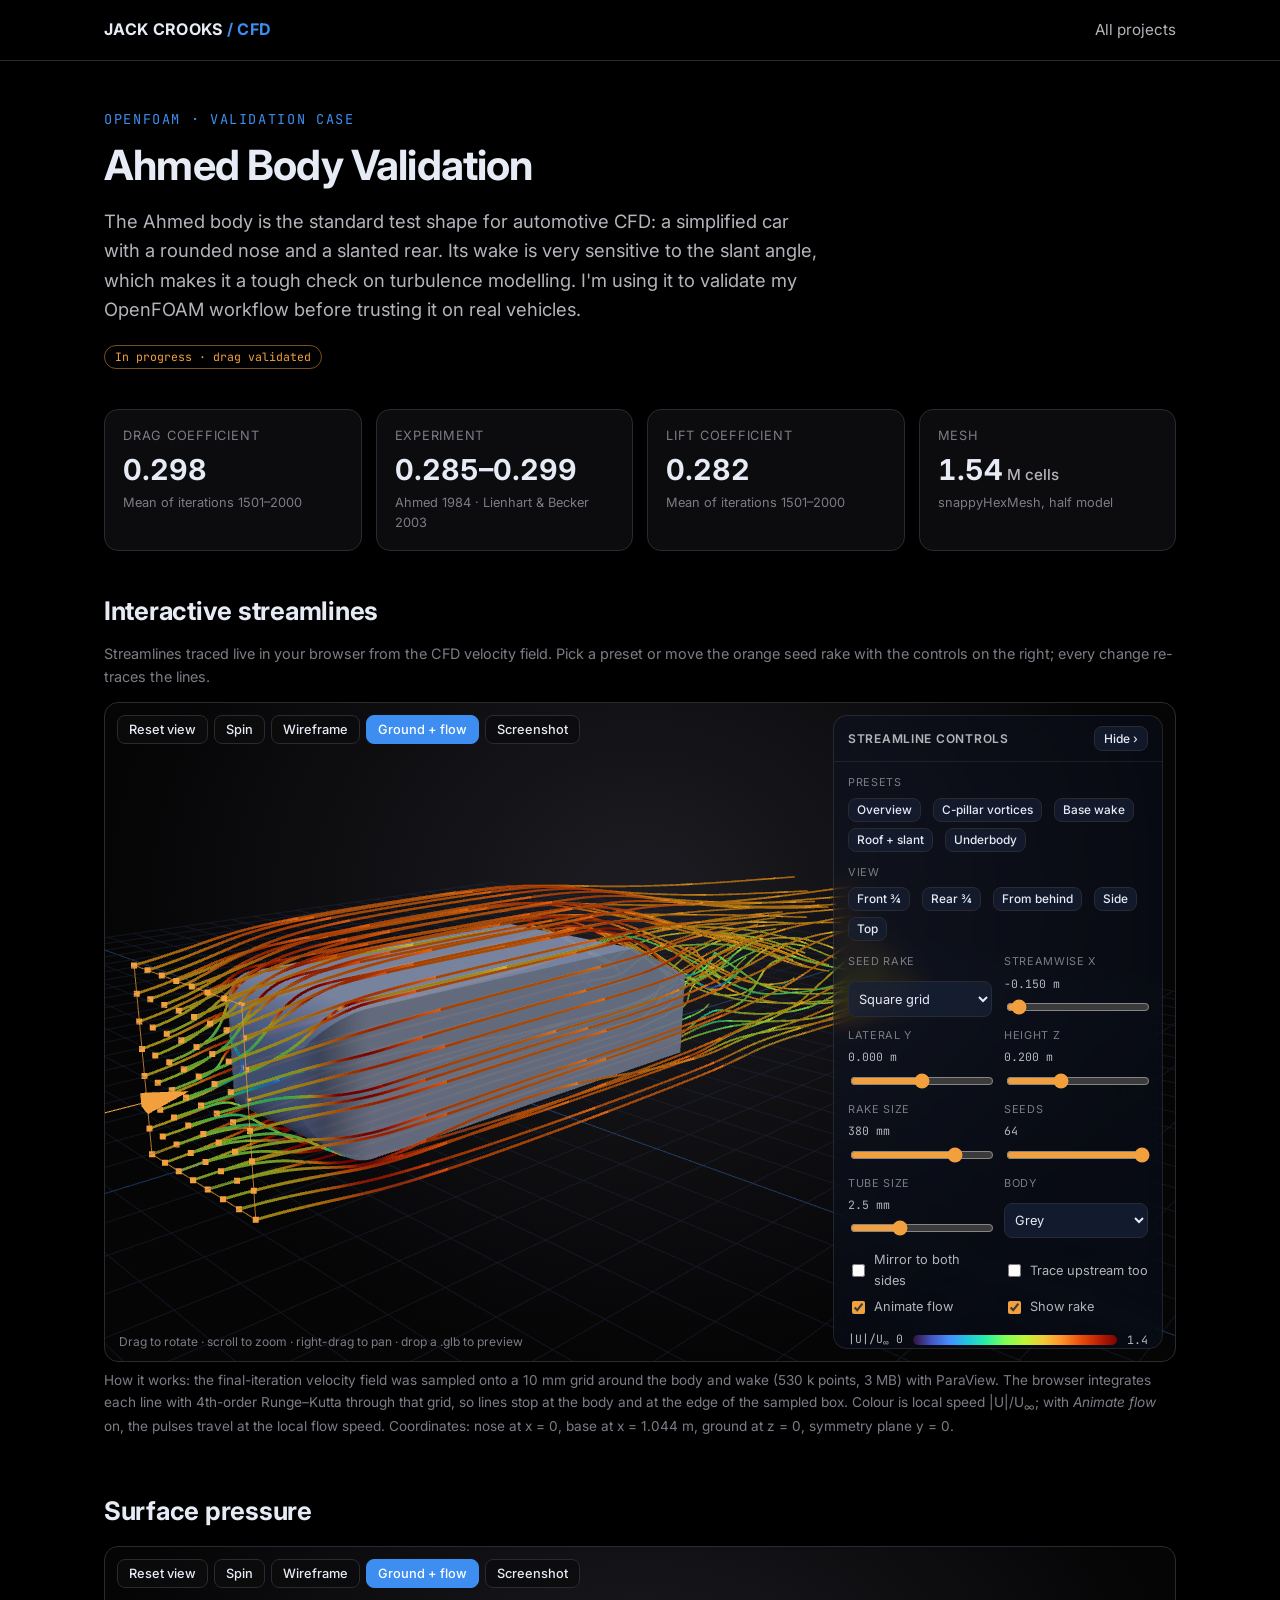
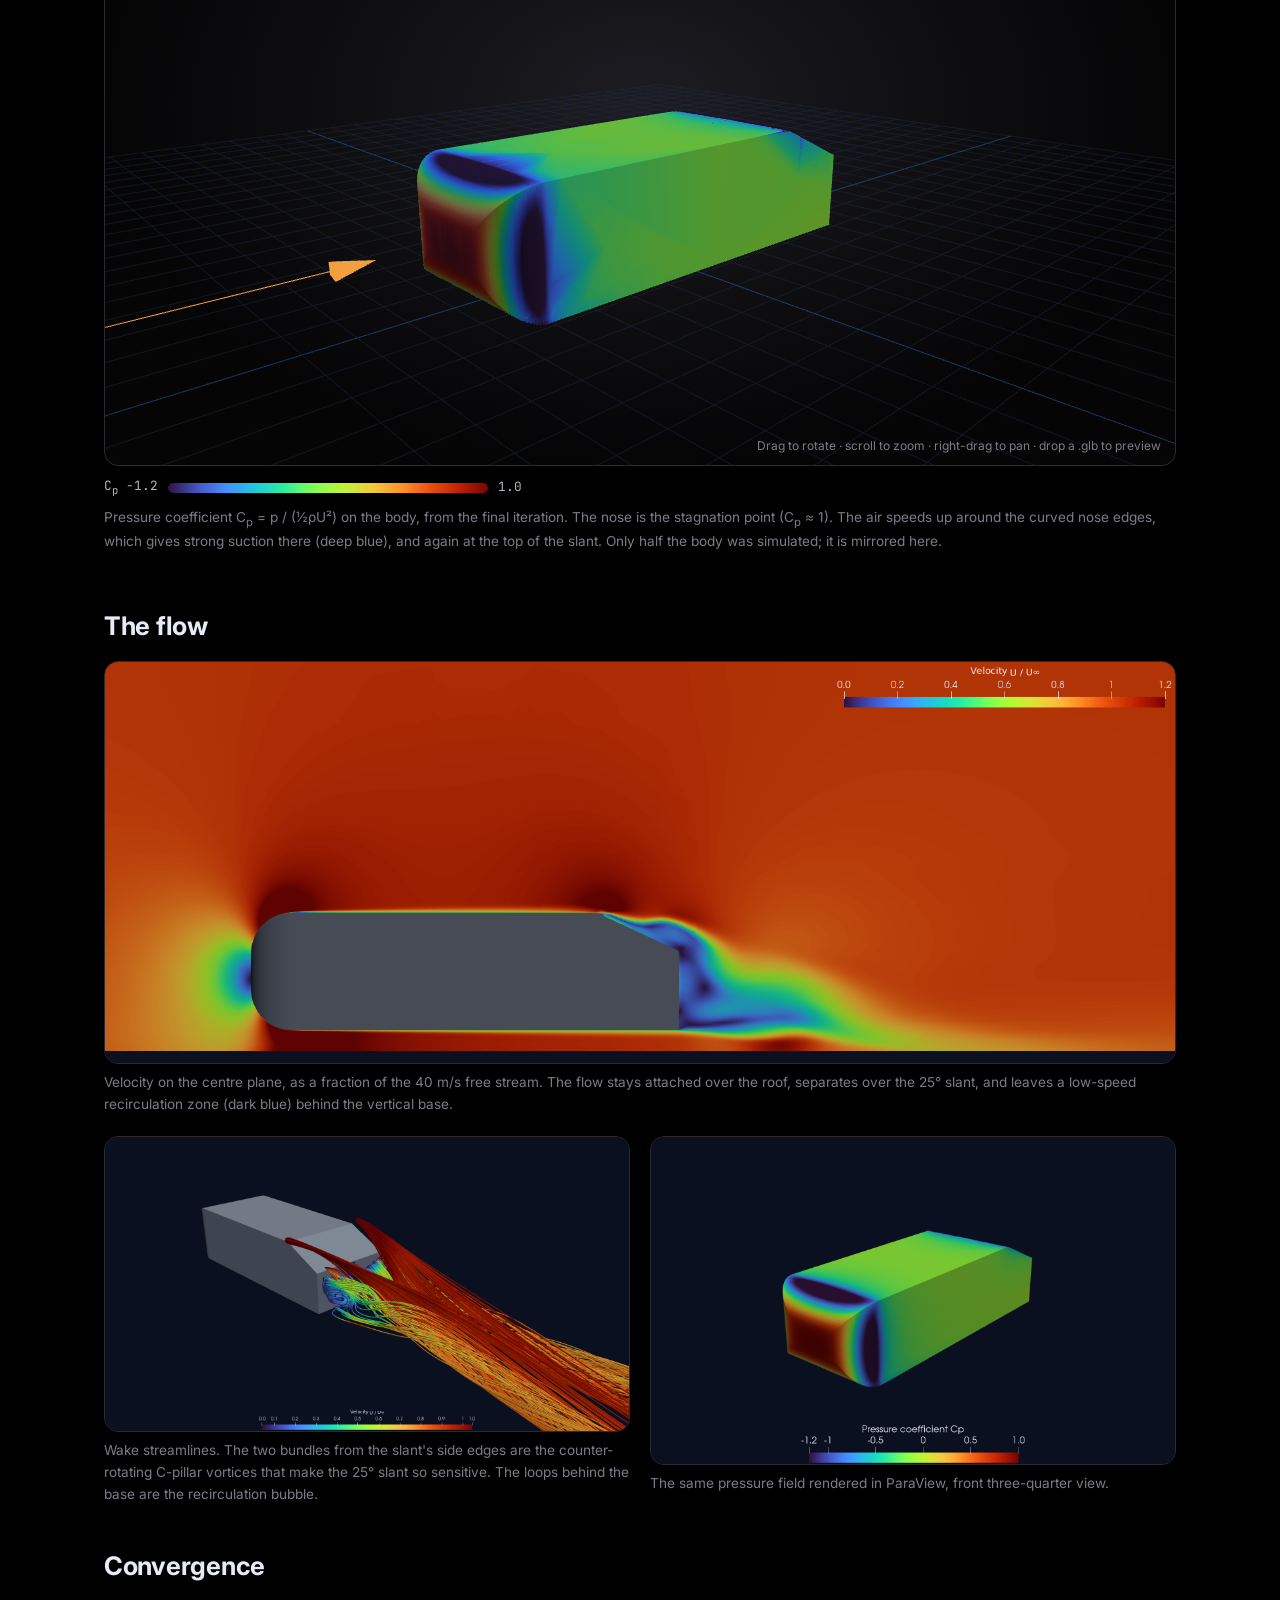
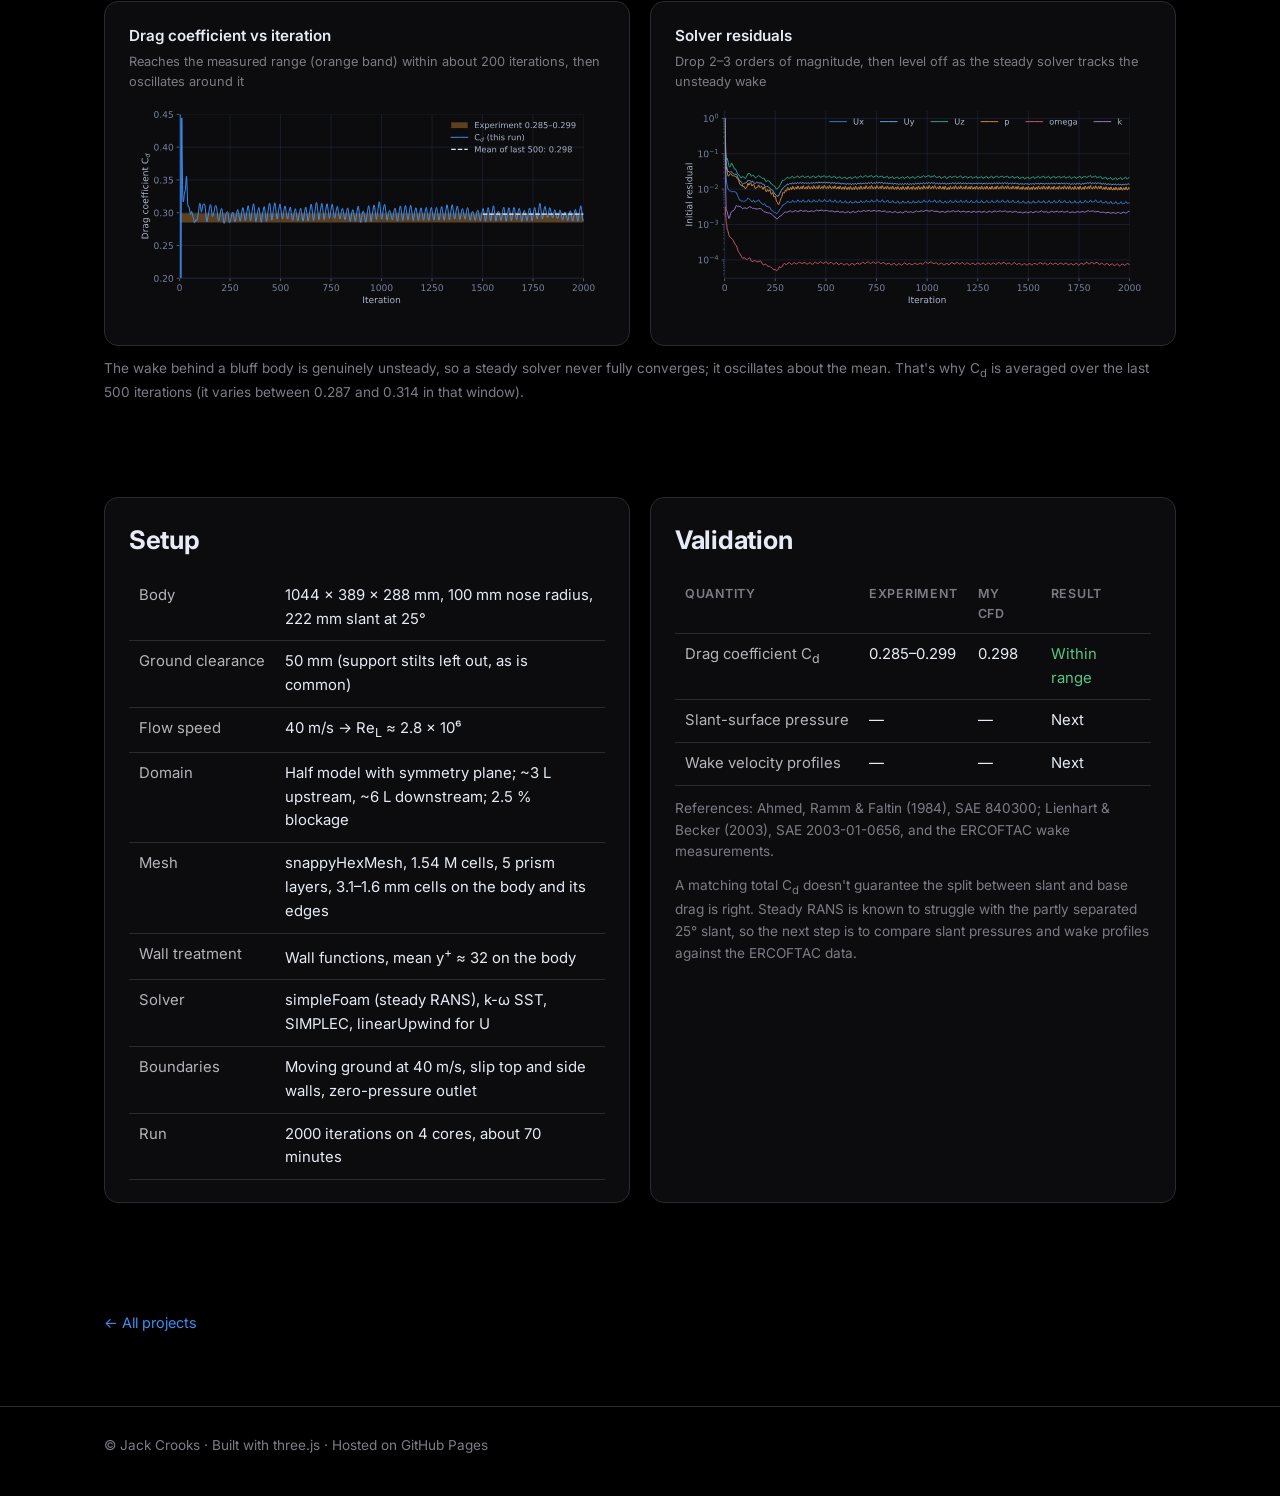
<file: projects/ahmed-body/index.html>
<!DOCTYPE html>
<html lang="en">
<head>
  <meta charset="utf-8">
  <meta name="viewport" content="width=device-width, initial-scale=1">
  <title>Ahmed Body Validation · Jack Crooks</title>
  <link rel="preconnect" href="https://fonts.googleapis.com">
  <link rel="stylesheet" href="https://fonts.googleapis.com/css2?family=Inter:wght@400;500;600;700&family=JetBrains+Mono:wght@400;500&display=swap">
  <link rel="stylesheet" href="../../assets/css/style.css?v=2">
  <script type="importmap">
    { "imports": {
        "three": "../../assets/vendor/three/build/three.module.min.js",
        "three/addons/": "../../assets/vendor/three/addons/" } }
  </script>
  <style>
    figure { margin: 0; }
    figure img { display: block; width: 100%; height: auto; border-radius: var(--radius); border: 1px solid var(--line); background: var(--bg); }
    figcaption { color: var(--muted); font-size: 0.85rem; margin-top: 8px; }
    .figs { display: grid; gap: 20px; grid-template-columns: 1fr 1fr; }
    .legend { display: flex; align-items: center; gap: 10px; margin-top: 10px; font-family: var(--mono); font-size: 0.8rem; color: var(--text-2); }
    .legend .bar { flex: 0 1 320px; height: 10px; border-radius: 999px;
      background: linear-gradient(90deg, #30123b 0%, #4454c4 9%, #4490fe 18%, #1fc8de 27%, #29efa2 36%, #7dff56 45%,
                  #c1f334 55%, #f1ca3a 64%, #fe922a 73%, #ea4f0d 82%, #be2102 91%, #7a0403 100%); }
    .good { color: #57c785; }
    @media (max-width: 760px) { .figs { grid-template-columns: 1fr; } }
  </style>
</head>
<body>

<header class="topbar">
  <div class="wrap">
    <a class="brand" href="../../index.html">JACK CROOKS <span>/ CFD</span></a>
    <nav class="nav"><a href="../../index.html#projects">All projects</a></nav>
  </div>
</header>

<main class="wrap">
  <section style="padding-top:48px">
    <div class="eyebrow">OpenFOAM · Validation case</div>
    <h1 style="font-size:2.6rem">Ahmed Body Validation</h1>
    <p class="lede">The Ahmed body is the standard test shape for automotive CFD: a simplified car with a rounded nose and a slanted rear.
      Its wake is very sensitive to the slant angle, which makes it a tough check on turbulence modelling.
      I'm using it to validate my OpenFOAM workflow before trusting it on real vehicles.</p>
    <span class="status wip">In progress · drag validated</span>
  </section>

  <section style="padding-top:0">
    <div class="stats">
      <div class="stat"><div class="label">Drag coefficient</div><div class="value">0.298</div><div class="note">Mean of iterations 1501–2000</div></div>
      <div class="stat"><div class="label">Experiment</div><div class="value" style="white-space:nowrap">0.285–0.299</div><div class="note">Ahmed 1984 · Lienhart &amp; Becker 2003</div></div>
      <div class="stat"><div class="label">Lift coefficient</div><div class="value">0.282</div><div class="note">Mean of iterations 1501–2000</div></div>
      <div class="stat"><div class="label">Mesh</div><div class="value">1.54<span class="unit">M cells</span></div><div class="note">snappyHexMesh, half model</div></div>
    </div>
  </section>

  <section style="padding-top:0">
    <h2>Interactive streamlines</h2>
    <p class="muted" style="font-size:0.9rem;margin-top:-4px">Streamlines traced live in your browser from the CFD velocity field.
      Pick a preset or move the orange seed rake with the controls on the right; every change re-traces the lines.</p>
    <div class="viewer" data-model="models/ahmed-cp.glb" data-up="z" data-flow="+x"
         data-zoom="1.15" data-streamlines="models/ahmed-velocity.json" data-controls="sl-controls"></div>
    <div id="sl-controls"></div>
    <p class="muted" style="font-size:0.85rem;margin-top:8px">How it works: the final-iteration velocity field was sampled onto a
      10 mm grid around the body and wake (530 k points, 3 MB) with ParaView. The browser integrates each line with
      4th-order Runge&ndash;Kutta through that grid, so lines stop at the body and at the edge of the sampled box.
      Colour is local speed |U|/U<sub>&infin;</sub>; with <em>Animate flow</em> on, the pulses travel at the local flow speed.
      Coordinates: nose at x = 0, base at x = 1.044 m, ground at z = 0, symmetry plane y = 0.</p>
  </section>

  <section style="padding-top:0">
    <h2>Surface pressure</h2>
    <div class="viewer" data-model="models/ahmed-cp.glb" data-up="z" data-flow="+x"></div>
    <div class="legend"><span>C<sub>p</sub> −1.2</span><span class="bar"></span><span>1.0</span></div>
    <p class="muted" style="font-size:0.85rem;margin-top:8px">Pressure coefficient C<sub>p</sub> = p / (½ρU²) on the body, from the final iteration.
      The nose is the stagnation point (C<sub>p</sub> ≈ 1). The air speeds up around the curved nose edges, which gives strong suction there (deep blue),
      and again at the top of the slant. Only half the body was simulated; it is mirrored here.</p>
  </section>

  <section style="padding-top:0">
    <h2>The flow</h2>
    <figure style="margin-bottom:20px">
      <img src="images/midplane-velocity.png" alt="Velocity on the centre plane of the Ahmed body, showing the slow wake behind the slant and base" loading="lazy">
      <figcaption>Velocity on the centre plane, as a fraction of the 40 m/s free stream. The flow stays attached over the roof, separates
        over the 25° slant, and leaves a low-speed recirculation zone (dark blue) behind the vertical base.</figcaption>
    </figure>
    <div class="figs">
      <figure>
        <img src="images/streamlines.png" alt="Streamlines in the wake: a pair of vortices from the slant side edges and recirculation behind the base" loading="lazy">
        <figcaption>Wake streamlines. The two bundles from the slant's side edges are the counter-rotating C-pillar vortices
          that make the 25° slant so sensitive. The loops behind the base are the recirculation bubble.</figcaption>
      </figure>
      <figure>
        <img src="images/cp-surface.png" alt="Pressure coefficient on the body, front three-quarter view" loading="lazy">
        <figcaption>The same pressure field rendered in ParaView, front three-quarter view.</figcaption>
      </figure>
    </div>
  </section>

  <section style="padding-top:0">
    <h2>Convergence</h2>
    <div class="two-col">
      <div class="panel">
        <p class="chart-title">Drag coefficient vs iteration</p>
        <p class="chart-sub">Reaches the measured range (orange band) within about 200 iterations, then oscillates around it</p>
        <img src="images/cd-history.svg" alt="Drag coefficient history converging to 0.298, inside the experimental band" style="width:100%" loading="lazy">
      </div>
      <div class="panel">
        <p class="chart-title">Solver residuals</p>
        <p class="chart-sub">Drop 2–3 orders of magnitude, then level off as the steady solver tracks the unsteady wake</p>
        <img src="images/residuals.svg" alt="Initial residuals for U, p, k and omega over 2000 iterations" style="width:100%" loading="lazy">
      </div>
    </div>
    <p class="muted" style="font-size:0.85rem;margin-top:12px">The wake behind a bluff body is genuinely unsteady, so a steady solver
      never fully converges; it oscillates about the mean. That's why C<sub>d</sub> is averaged over the last 500 iterations
      (it varies between 0.287 and 0.314 in that window).</p>
  </section>

  <section class="two-col">
    <div class="panel">
      <h2>Setup</h2>
      <table>
        <tr><td>Body</td><td>1044 × 389 × 288 mm, 100 mm nose radius, 222 mm slant at 25°</td></tr>
        <tr><td>Ground clearance</td><td>50 mm (support stilts left out, as is common)</td></tr>
        <tr><td>Flow speed</td><td>40 m/s → Re<sub>L</sub> ≈ 2.8 × 10⁶</td></tr>
        <tr><td>Domain</td><td>Half model with symmetry plane; ~3 L upstream, ~6 L downstream; 2.5 % blockage</td></tr>
        <tr><td>Mesh</td><td>snappyHexMesh, 1.54 M cells, 5 prism layers, 3.1–1.6 mm cells on the body and its edges</td></tr>
        <tr><td>Wall treatment</td><td>Wall functions, mean y<sup>+</sup> ≈ 32 on the body</td></tr>
        <tr><td>Solver</td><td>simpleFoam (steady RANS), k-ω SST, SIMPLEC, linearUpwind for U</td></tr>
        <tr><td>Boundaries</td><td>Moving ground at 40 m/s, slip top and side walls, zero-pressure outlet</td></tr>
        <tr><td>Run</td><td>2000 iterations on 4 cores, about 70 minutes</td></tr>
      </table>
    </div>
    <div class="panel">
      <h2>Validation</h2>
      <table>
        <tr><th>Quantity</th><th>Experiment</th><th>My CFD</th><th>Result</th></tr>
        <tr><td>Drag coefficient C<sub>d</sub></td><td>0.285–0.299</td><td>0.298</td><td class="good">Within range</td></tr>
        <tr><td>Slant-surface pressure</td><td>—</td><td>—</td><td>Next</td></tr>
        <tr><td>Wake velocity profiles</td><td>—</td><td>—</td><td>Next</td></tr>
      </table>
      <p class="muted" style="font-size:0.85rem;margin:12px 0 0">References: Ahmed, Ramm &amp; Faltin (1984), SAE 840300;
        Lienhart &amp; Becker (2003), SAE 2003-01-0656, and the ERCOFTAC wake measurements.</p>
      <p class="muted" style="font-size:0.85rem;margin:12px 0 0">A matching total C<sub>d</sub> doesn't guarantee the split between slant and base drag is right.
        Steady RANS is known to struggle with the partly separated 25° slant, so the next step is to compare slant pressures
        and wake profiles against the ERCOFTAC data.</p>
    </div>
  </section>

  <section>
    <a class="back" href="../../index.html#projects">← All projects</a>
  </section>
</main>

<footer><div class="wrap">© Jack Crooks · Built with three.js · Hosted on GitHub Pages</div></footer>

<script type="module" src="../../assets/js/viewer.js"></script>
<script src="../../assets/js/lightbox.js" defer></script>
</body>
</html>
</file>
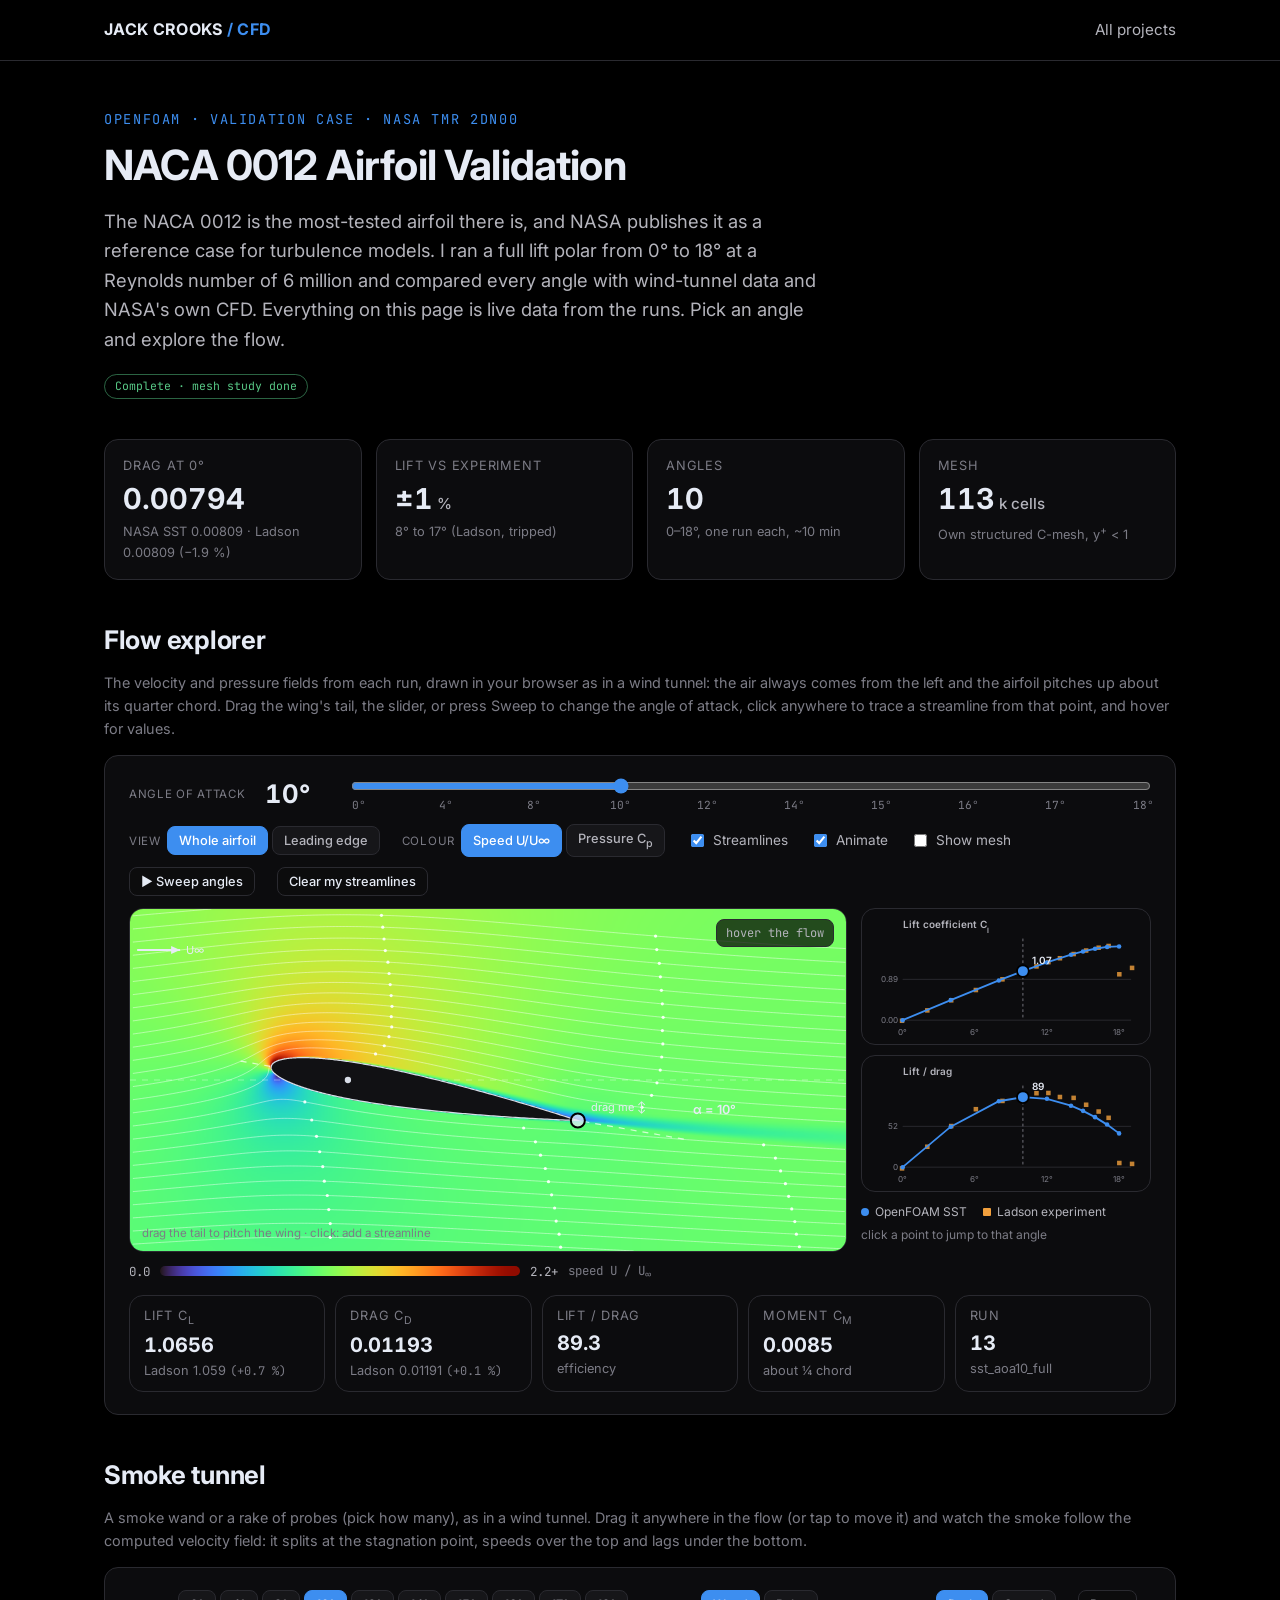
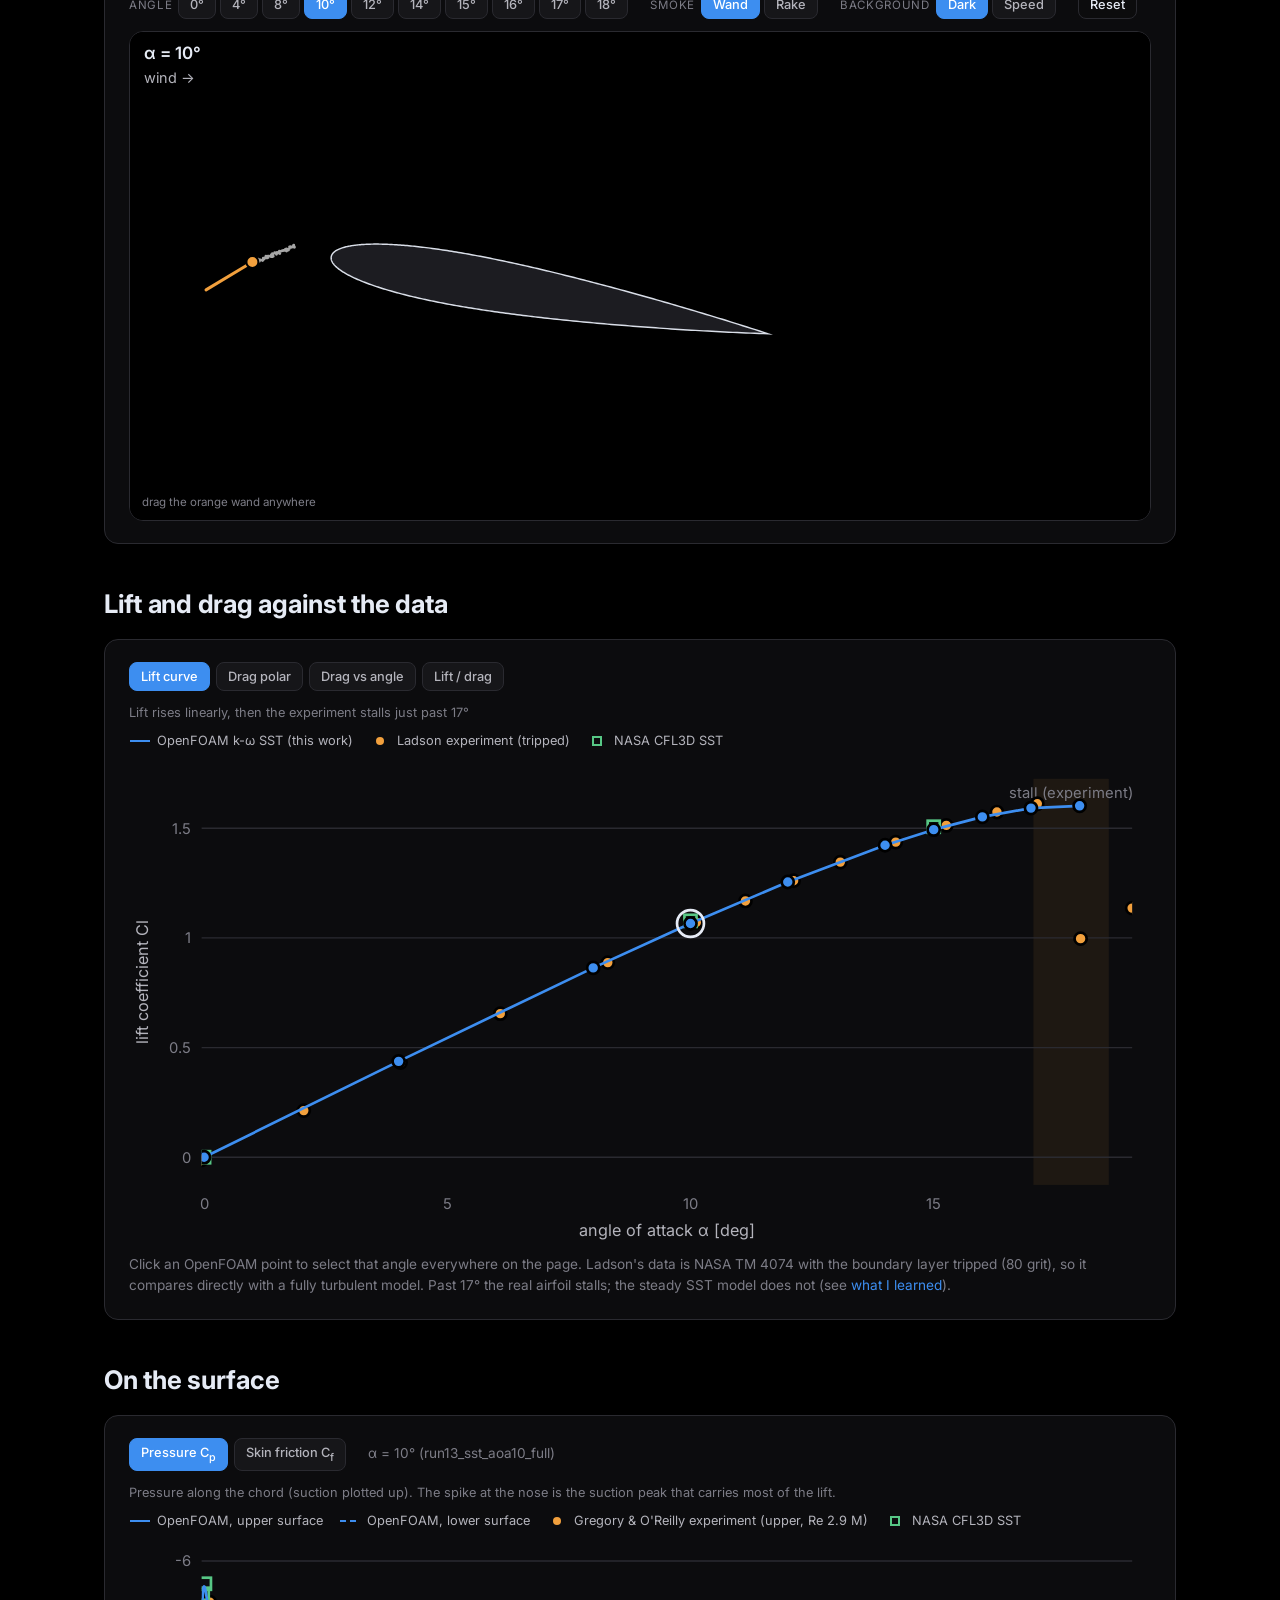
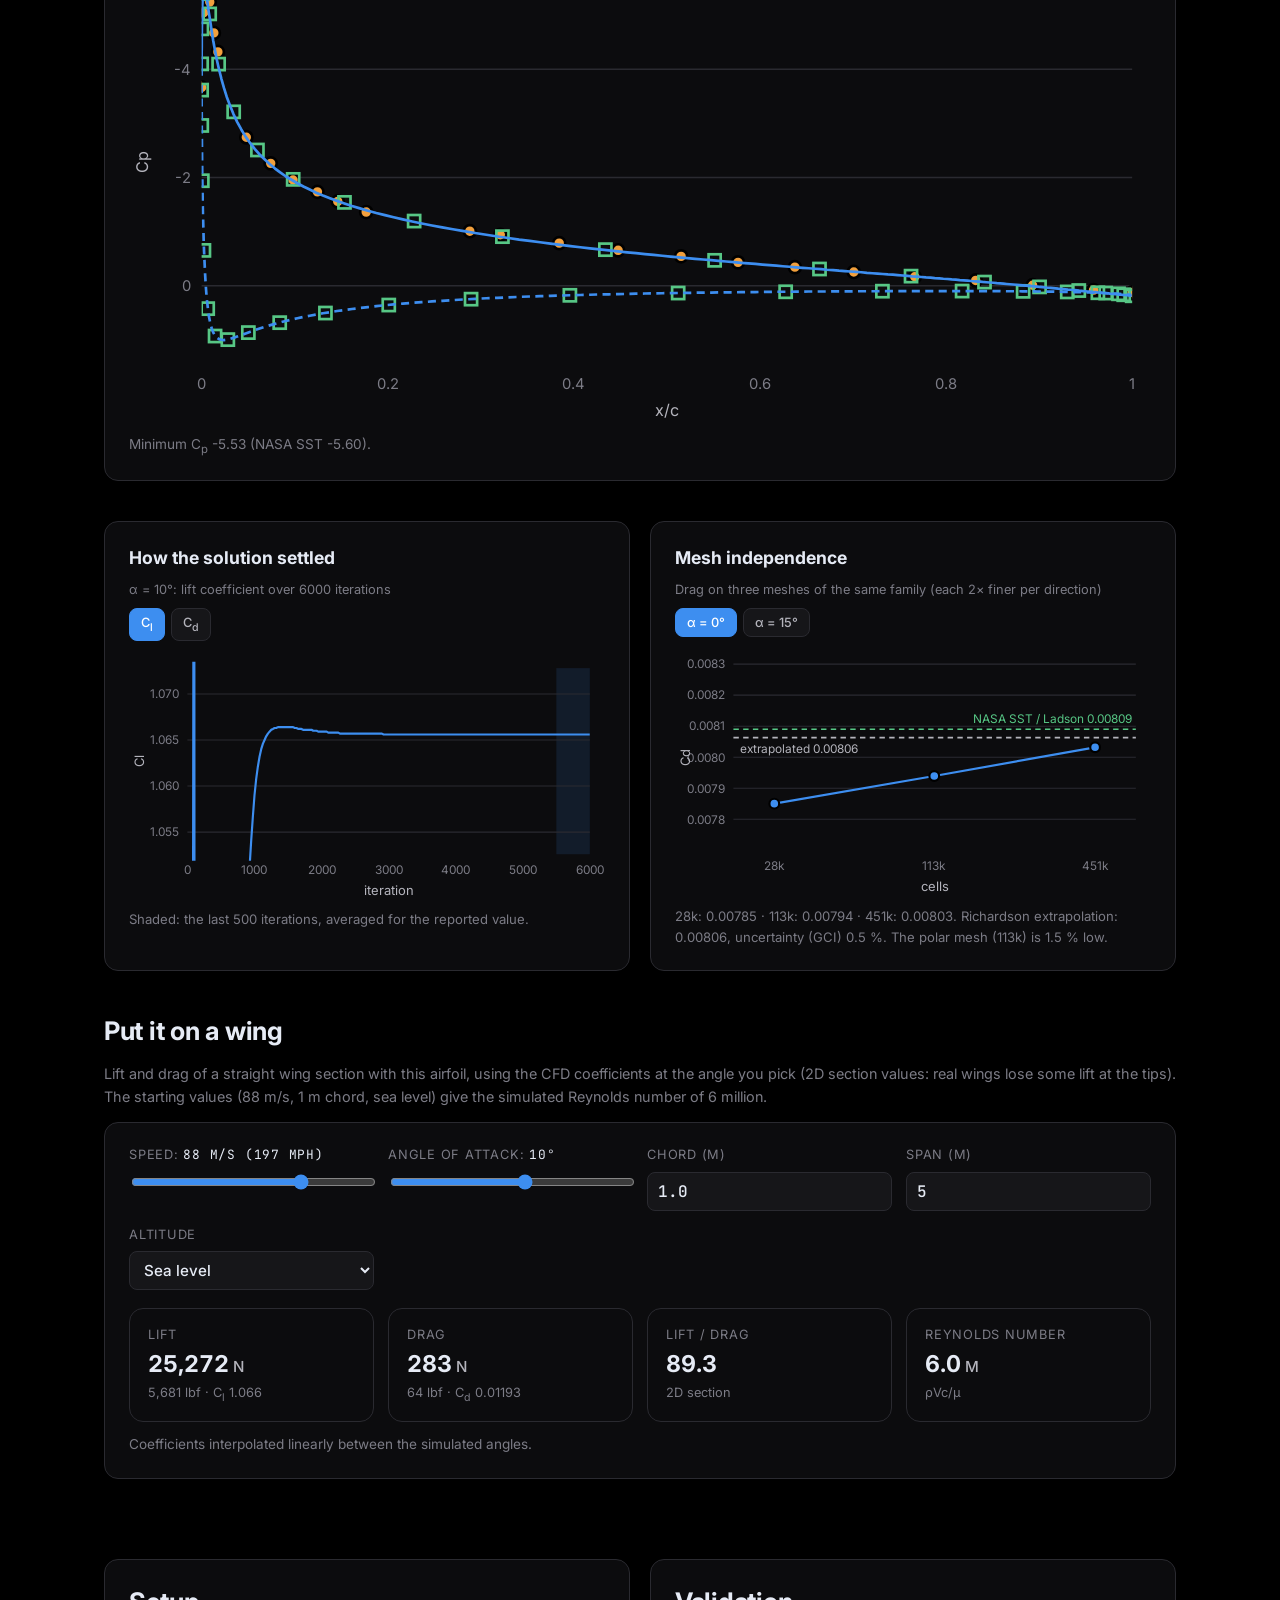
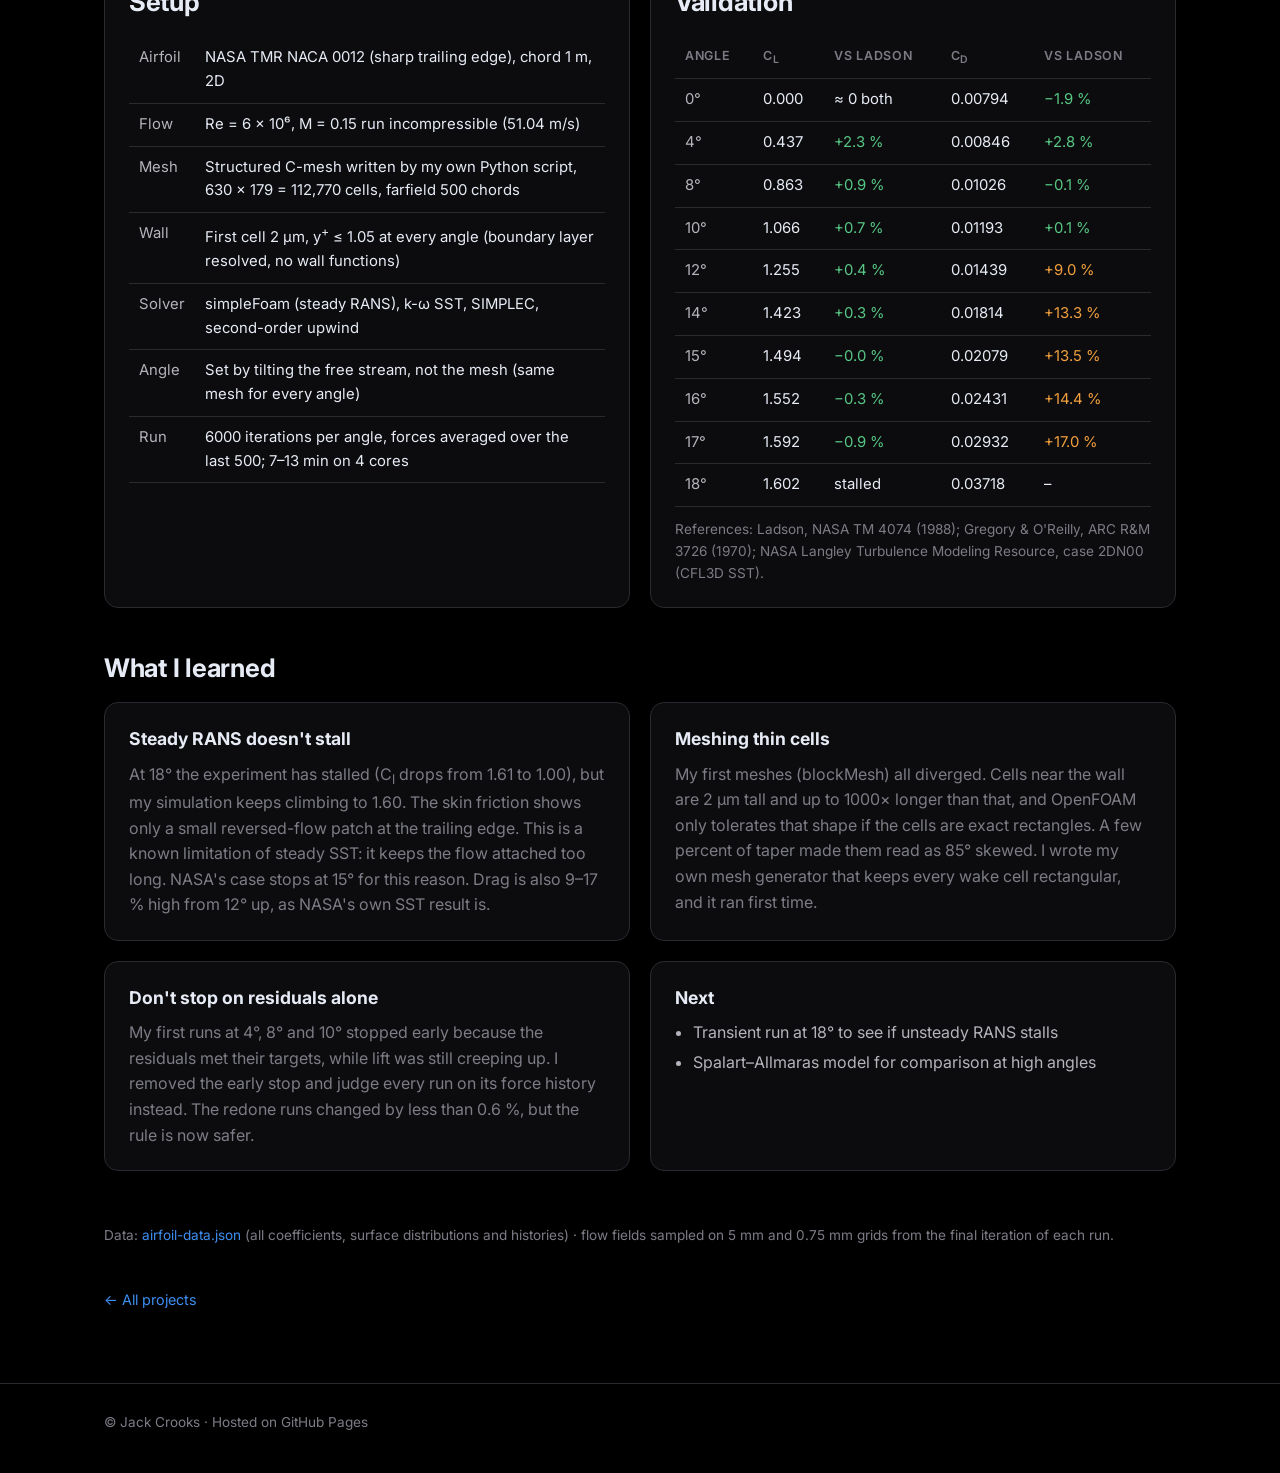
<file: projects/naca0012-airfoil/index.html>
<!DOCTYPE html>
<html lang="en">
<head>
  <meta charset="utf-8">
  <meta name="viewport" content="width=device-width, initial-scale=1">
  <title>NACA 0012 Airfoil Validation · Jack Crooks</title>
  <link rel="preconnect" href="https://fonts.googleapis.com">
  <link rel="stylesheet" href="https://fonts.googleapis.com/css2?family=Inter:wght@400;500;600;700&family=JetBrains+Mono:wght@400;500&display=swap">
  <link rel="stylesheet" href="../../assets/css/style.css?v=2">
  <style>
    /* page-specific pieces; colours come from the site tokens in style.css */
    :root { --s-cfd: var(--accent); --s-exp: var(--accent-2); --s-nasa: #57c785; }
    .tabs { display: flex; flex-wrap: wrap; gap: 6px; margin-bottom: 12px; }
    .tabs button, .seg button { font: 500 0.8rem var(--sans); color: var(--text-2); cursor: pointer; background: var(--surface-2);
      border: 1px solid var(--line); border-radius: 8px; padding: 6px 11px; }
    .tabs button:hover, .seg button:hover { border-color: var(--accent); color: var(--text); }
    .tabs button[aria-pressed="true"], .seg button[aria-pressed="true"] { background: var(--accent); border-color: var(--accent); color: #fff; }
    .seg { display: inline-flex; gap: 4px; }
    #smokeAngles { flex-wrap: wrap; }
    .rake-n { display: inline-flex; align-items: center; gap: 8px; }
    .rake-n[hidden] { display: none; }
    .rake-n input { width: 120px; accent-color: var(--accent); }
    .rake-n b { font: 600 0.85rem var(--mono); min-width: 2ch; }
    .toolrow { display: flex; flex-wrap: wrap; gap: 10px 22px; align-items: center; margin-bottom: 12px; }
    .toollbl { font-size: 0.72rem; color: var(--muted); text-transform: uppercase; letter-spacing: 0.06em; margin-right: 6px; }
    .check { font-size: 0.85rem; color: var(--text-2); display: inline-flex; gap: 6px; align-items: center; cursor: pointer; }
    .check input { accent-color: var(--accent); }

    /* angle picker */
    .angle-pick { display: grid; gap: 6px; margin-bottom: 14px; }
    .angle-pick .row { display: flex; align-items: center; gap: 14px; }
    .angle-pick .slide { flex: 1; min-width: 0; --th: 16px; }
    .angle-pick input[type="range"] { width: 100%; margin: 0; accent-color: var(--accent); display: block; }
    .angle-pick .big { font: 700 1.6rem var(--sans); font-variant-numeric: tabular-nums; min-width: 72px; }
    .ticks { position: relative; height: 1.1em; margin-top: 4px; font: 0.7rem var(--mono); color: var(--muted); }
    .ticks span { position: absolute; transform: translateX(-50%); white-space: nowrap; }   /* centred under each stop */

    /* flow explorer */
    .flow-wrap { position: relative; border: 1px solid var(--line); border-radius: var(--radius); overflow: hidden; background: #000; }
    .flow-wrap canvas { display: block; width: 100%; height: auto; cursor: crosshair; touch-action: none; }
    .flow-wrap .readout { position: absolute; top: 10px; right: 12px; font: 0.75rem var(--mono); color: var(--text-2);
      background: rgba(0,0,0,0.7); border: 1px solid var(--line); border-radius: 8px; padding: 5px 9px; pointer-events: none; white-space: pre; }
    .flow-wrap .loading { position: absolute; inset: 0; display: grid; place-items: center; color: var(--muted); font-size: 0.9rem; pointer-events: none; }
    .flow-wrap .hint { position: absolute; bottom: 8px; left: 12px; font-size: 0.72rem; color: var(--muted); pointer-events: none; }
    .cbar { display: flex; flex-wrap: wrap; align-items: center; gap: 4px 10px; margin-top: 10px; font: 0.78rem var(--mono); color: var(--text-2); }
    .cbar canvas { flex: 0 1 360px; min-width: 0; width: 100%; height: 10px; border-radius: 999px; }
    @media (max-width: 600px) { .cbar canvas { flex-basis: 55%; } .cbar #cbName { flex-basis: 100%; } .flow-wrap .hint { display: none; } }
    .strip { display: grid; gap: 10px; grid-template-columns: repeat(auto-fit, minmax(130px, 1fr)); margin-top: 14px; }
    .strip .stat { padding: 10px 14px; }
    .strip .stat .value { font-size: 1.25rem; }
    .minis { display: grid; grid-template-columns: 1fr 1fr; gap: 10px; margin-top: 10px; }
    .minis .mini { border: 1px solid var(--line); border-radius: var(--radius); padding: 6px 8px 2px; }
    .minis svg { display: block; width: 100%; height: auto; font-family: var(--sans); }
    .mini-key { grid-column: 1 / -1; display: flex; flex-wrap: wrap; gap: 4px 16px; font-size: 0.75rem; color: var(--text-2); }
    .mini-key i { display: inline-block; width: 8px; height: 8px; border-radius: 50%; margin-right: 6px; vertical-align: 0; }
    .mini-key i.sq { border-radius: 1px; }
    @media (max-width: 600px) { .minis { grid-template-columns: 1fr; } }
    /* wide screens: charts beside the flow picture so both stay in view while you change the angle */
    @media (min-width: 980px) { .explore { display: grid; grid-template-columns: minmax(0, 1fr) 290px; gap: 14px; align-items: start; }
      .explore .minis { grid-template-columns: 1fr; margin-top: 0; } }
    .delta { font: 0.75rem var(--mono); }

    /* charts */
    .legend-row { display: flex; flex-wrap: wrap; gap: 6px 16px; font-size: 0.8rem; color: var(--text-2); margin: 4px 0 8px; }
    .legend-row .key { display: inline-flex; align-items: center; gap: 6px; cursor: pointer; user-select: none; }
    .legend-row .key.off { opacity: 0.35; }
    .legend-row svg { width: 22px; height: 12px; }
    .chart .tip { z-index: 2; }
    .pending { color: var(--accent-2); }
    .good { color: #57c785; }
    .warn { color: var(--accent-2); }
    .calc-out .value { font-size: 1.45rem; }
    .sm-grid { display: grid; gap: 20px; grid-template-columns: 1fr 1fr; }
    @media (max-width: 760px) { .sm-grid { grid-template-columns: 1fr; } .flow-wrap .readout { font-size: 0.68rem; } }
    details.more { margin-top: 10px; color: var(--text-2); font-size: 0.9rem; }
    details.more summary { cursor: pointer; color: var(--accent); }
  </style>
</head>
<body>

<header class="topbar">
  <div class="wrap">
    <a class="brand" href="../../index.html">JACK CROOKS <span>/ CFD</span></a>
    <nav class="nav"><a href="../../index.html#projects">All projects</a></nav>
  </div>
</header>

<main class="wrap">
  <!-- 1. Title -->
  <section style="padding-top:48px">
    <div class="eyebrow">OpenFOAM · Validation case · NASA TMR 2DN00</div>
    <h1 style="font-size:2.6rem">NACA 0012 Airfoil Validation</h1>
    <p class="lede">The NACA 0012 is the most-tested airfoil there is, and NASA publishes it as a reference case for turbulence models.
      I ran a full lift polar from 0° to 18° at a Reynolds number of 6 million and compared every angle with wind-tunnel data and
      NASA's own CFD. Everything on this page is live data from the runs. Pick an angle and explore the flow.</p>
    <span class="status done">Complete · mesh study done</span>
  </section>

  <!-- 2. Key numbers -->
  <section style="padding-top:0">
    <div class="stats">
      <div class="stat"><div class="label">Drag at 0°</div><div class="value">0.00794</div><div class="note">NASA SST 0.00809 · Ladson 0.00809 (−1.9 %)</div></div>
      <div class="stat"><div class="label">Lift vs experiment</div><div class="value">±1<span class="unit">%</span></div><div class="note">8° to 17° (Ladson, tripped)</div></div>
      <div class="stat"><div class="label">Angles</div><div class="value">10</div><div class="note">0–18°, one run each, ~10 min</div></div>
      <div class="stat"><div class="label">Mesh</div><div class="value">113<span class="unit">k cells</span></div><div class="note">Own structured C-mesh, y<sup>+</sup> &lt; 1</div></div>
    </div>
  </section>

  <!-- 3. Flow explorer -->
  <section style="padding-top:0" id="explore">
    <h2>Flow explorer</h2>
    <p class="muted" style="font-size:0.9rem;margin-top:-4px">The velocity and pressure fields from each run, drawn in your browser as in a
      wind tunnel: the air always comes from the left and the airfoil pitches up about its quarter chord. Drag the wing's tail, the slider, or press Sweep
      to change the angle of attack, click anywhere to trace a streamline from that point, and hover for values.</p>

    <div class="panel">
      <div class="angle-pick">
        <div class="row"><span class="toollbl">Angle of attack</span><span class="big" id="aOut">10°</span>
          <div class="slide"><input type="range" id="aSlider" min="0" max="9" step="1" value="3" aria-label="Angle of attack">
            <div class="ticks" id="aTicks"></div></div></div>
      </div>

      <div class="toolrow">
        <div><span class="toollbl">View</span><span class="seg" id="viewSeg">
          <button data-v="full" aria-pressed="true">Whole airfoil</button><button data-v="le">Leading edge</button></span></div>
        <div><span class="toollbl">Colour</span><span class="seg" id="colSeg">
          <button data-c="speed" aria-pressed="true">Speed U/U∞</button><button data-c="cp">Pressure C<sub>p</sub></button></span></div>
        <label class="check"><input type="checkbox" id="optStream" checked> Streamlines</label>
        <label class="check"><input type="checkbox" id="optAnim" checked> Animate</label>
        <label class="check"><input type="checkbox" id="optMesh"> Show mesh</label>
        <button class="btn" id="sweep">▶ Sweep angles</button>
        <button class="btn" id="clearSeeds">Clear my streamlines</button>
      </div>

      <div class="explore"><div class="explore-main">
      <div class="flow-wrap" id="flowWrap">
        <canvas id="flow"></canvas>
        <div class="readout" id="readout">hover the flow</div>
        <div class="loading" id="flowLoading">loading…</div>
        <div class="hint" id="flowHint">drag the tail to pitch the wing · click: add a streamline</div>
      </div>
      <div class="cbar"><span id="cbLo"></span><canvas id="cbar" width="360" height="10"></canvas><span id="cbHi"></span><span id="cbName" class="muted"></span></div>
      </div>
      <div class="minis" id="minis"></div></div>

      <div class="strip" id="strip"></div>
    </div>
  </section>

  <!-- 3b. Smoke tunnel -->
  <section style="padding-top:0" id="smoke-tunnel">
    <h2>Smoke tunnel</h2>
    <p class="muted" style="font-size:0.9rem;margin-top:-4px">A smoke wand or a rake of probes (pick how many), as in a wind tunnel. Drag it anywhere in the flow (or tap to move it)
      and watch the smoke follow the computed velocity field: it splits at the stagnation point, speeds over the top and lags under the bottom.</p>
    <div class="panel">
      <div class="toolrow">
        <div><span class="toollbl">Angle</span><span class="seg" id="smokeAngles"></span></div>
        <div><span class="toollbl">Smoke</span><span class="seg" id="smokeToolSeg">
          <button data-t="wand" aria-pressed="true">Wand</button><button data-t="rake">Rake</button></span></div>
        <label class="rake-n" id="rakeNBox" hidden><span class="toollbl">Probes</span>
          <input type="range" id="rakeN" min="3" max="40" step="1" value="15" aria-label="Number of probes on the rake"><b id="rakeNOut">15</b></label>
        <div><span class="toollbl">Background</span><span class="seg" id="smokeBgSeg">
          <button data-t="dark" aria-pressed="true">Dark</button><button data-t="speed">Speed</button></span></div>
        <button class="btn" id="smokeReset">Reset</button>
      </div>
      <div class="flow-wrap" id="smokeWrap"><canvas id="smoke" style="cursor:grab"></canvas>
        <div class="hint" id="smokeHint">drag the orange wand anywhere</div></div>
    </div>
  </section>

  <!-- 4. Polar -->
  <section style="padding-top:0" id="polar">
    <h2>Lift and drag against the data</h2>
    <div class="panel">
      <div class="tabs" id="polarTabs">
        <button data-t="cl" aria-pressed="true">Lift curve</button>
        <button data-t="polar">Drag polar</button>
        <button data-t="cd">Drag vs angle</button>
        <button data-t="ld">Lift / drag</button>
      </div>
      <p class="chart-sub" id="polarSub"></p>
      <div class="legend-row" id="polarLegend"></div>
      <div class="chart" id="polarChart"></div>
      <p class="muted" style="font-size:0.85rem;margin:10px 0 0">Click an OpenFOAM point to select that angle everywhere on the page.
        Ladson's data is NASA TM 4074 with the boundary layer tripped (80 grit), so it compares directly with a fully turbulent model.
        Past 17° the real airfoil stalls; the steady SST model does not (see <a href="#learned">what I learned</a>).</p>
    </div>
  </section>

  <!-- 5. Surface -->
  <section style="padding-top:0" id="surface">
    <h2>On the surface</h2>
    <div class="panel">
      <div class="toolrow">
        <span class="tabs" id="surfTabs" style="margin:0">
          <button data-t="cp" aria-pressed="true">Pressure C<sub>p</sub></button>
          <button data-t="cf">Skin friction C<sub>f</sub></button></span>
        <span class="muted" style="font-size:0.85rem" id="surfAngle"></span>
      </div>
      <p class="chart-sub" id="surfSub"></p>
      <div class="legend-row" id="surfLegend"></div>
      <div class="chart" id="surfChart"></div>
      <p class="muted" style="font-size:0.85rem;margin:10px 0 0" id="surfNote"></p>
    </div>
  </section>

  <!-- 6. Convergence + mesh study -->
  <section style="padding-top:0">
    <div class="two-col">
      <div class="panel">
        <h3>How the solution settled</h3>
        <p class="chart-sub" id="convSub"></p>
        <div class="tabs" id="convTabs"><button data-t="cl" aria-pressed="true">C<sub>l</sub></button><button data-t="cd">C<sub>d</sub></button></div>
        <div class="chart" id="convChart"></div>
        <p class="muted" style="font-size:0.82rem;margin:8px 0 0">Shaded: the last 500 iterations, averaged for the reported value.</p>
      </div>
      <div class="panel">
        <h3>Mesh independence</h3>
        <p class="chart-sub">Drag on three meshes of the same family (each 2× finer per direction)</p>
        <div class="tabs" id="gridTabs"><button data-t="0" aria-pressed="true">α = 0°</button><button data-t="15">α = 15°</button></div>
        <div class="chart" id="gridChart"></div>
        <p class="muted" style="font-size:0.82rem;margin:8px 0 0" id="gridNote"></p>
      </div>
    </div>
  </section>

  <!-- 7. Calculator -->
  <section style="padding-top:0" id="calc">
    <h2>Put it on a wing</h2>
    <p class="muted" style="font-size:0.9rem;margin-top:-4px">Lift and drag of a straight wing section with this airfoil, using the CFD
      coefficients at the angle you pick (2D section values: real wings lose some lift at the tips). The starting values (88 m/s, 1 m chord, sea level) give the simulated Reynolds number of 6 million.</p>
    <div class="panel">
      <div class="controls">
        <div><label for="cSpeed">Speed: <output id="cSpeedOut"></output></label><input id="cSpeed" type="range" min="10" max="120" step="1" value="88"></div>
        <div><label for="cAlpha">Angle of attack: <output id="cAlphaOut"></output></label><input id="cAlpha" type="range" min="0" max="18" step="0.5" value="8"></div>
        <div><label for="cChord">Chord (m)</label><input id="cChord" type="number" min="0.05" max="10" step="0.05" value="1.0"></div>
        <div><label for="cSpan">Span (m)</label><input id="cSpan" type="number" min="0.1" max="60" step="0.1" value="5"></div>
        <div><label for="cAlt">Altitude</label>
          <select id="cAlt" style="width:100%;background:var(--surface-2);color:var(--text);border:1px solid var(--line);border-radius:8px;padding:8px 10px;font:500 0.95rem var(--sans)">
            <option value="1.225,1.789e-5">Sea level</option><option value="1.056,1.749e-5">5,000 ft</option>
            <option value="0.905,1.710e-5">10,000 ft</option><option value="0.653,1.632e-5">20,000 ft</option></select></div>
      </div>
      <div class="stats calc-out" id="calcOut"></div>
      <p class="muted" style="font-size:0.85rem;margin:12px 0 0" id="calcNote"></p>
    </div>
  </section>

  <!-- 8. Setup + validation -->
  <section class="two-col">
    <div class="panel">
      <h2>Setup</h2>
      <table>
        <tr><td>Airfoil</td><td>NASA TMR NACA 0012 (sharp trailing edge), chord 1 m, 2D</td></tr>
        <tr><td>Flow</td><td>Re = 6 × 10⁶, M = 0.15 run incompressible (51.04 m/s)</td></tr>
        <tr><td>Mesh</td><td>Structured C-mesh written by my own Python script, 630 × 179 = 112,770 cells, farfield 500 chords</td></tr>
        <tr><td>Wall</td><td>First cell 2 µm, y<sup>+</sup> ≤ 1.05 at every angle (boundary layer resolved, no wall functions)</td></tr>
        <tr><td>Solver</td><td>simpleFoam (steady RANS), k-ω SST, SIMPLEC, second-order upwind</td></tr>
        <tr><td>Angle</td><td>Set by tilting the free stream, not the mesh (same mesh for every angle)</td></tr>
        <tr><td>Run</td><td>6000 iterations per angle, forces averaged over the last 500; 7–13 min on 4 cores</td></tr>
      </table>
    </div>
    <div class="panel">
      <h2>Validation</h2>
      <table id="valTable"></table>
      <p class="muted" style="font-size:0.85rem;margin:12px 0 0">References: Ladson, NASA TM 4074 (1988); Gregory &amp; O'Reilly, ARC R&amp;M 3726 (1970);
        NASA Langley Turbulence Modeling Resource, case 2DN00 (CFL3D SST).</p>
    </div>
  </section>

  <!-- 9. What I learned -->
  <section style="padding-top:0" id="learned">
    <h2>What I learned</h2>
    <div class="two-col">
      <div class="panel">
        <h3>Steady RANS doesn't stall</h3>
        <p class="muted" style="margin:0">At 18° the experiment has stalled (C<sub>l</sub> drops from 1.61 to 1.00), but my simulation keeps
          climbing to 1.60. The skin friction shows only a small reversed-flow patch at the trailing edge. This is a known limitation of
          steady SST: it keeps the flow attached too long. NASA's case stops at 15° for this reason. Drag is also 9–17 % high from 12° up,
          as NASA's own SST result is.</p>
      </div>
      <div class="panel">
        <h3>Meshing thin cells</h3>
        <p class="muted" style="margin:0">My first meshes (blockMesh) all diverged. Cells near the wall are 2 µm tall and up to 1000× longer than
          that, and OpenFOAM only tolerates that shape if the cells are exact rectangles. A few percent of taper made them read as 85° skewed.
          I wrote my own mesh generator that keeps every wake cell rectangular, and it ran first time.</p>
      </div>
      <div class="panel">
        <h3>Don't stop on residuals alone</h3>
        <p class="muted" style="margin:0">My first runs at 4°, 8° and 10° stopped early because the residuals met their targets, while lift was
          still creeping up. I removed the early stop and judge every run on its force history instead. The redone runs changed by
          less than 0.6 %, but the rule is now safer.</p>
      </div>
      <div class="panel">
        <h3>Next</h3>
        <ul class="clean" style="margin:0">
          <li>Transient run at 18° to see if unsteady RANS stalls</li>
          <li>Spalart–Allmaras model for comparison at high angles</li>
        </ul>
      </div>
    </div>
  </section>

  <section style="padding-top:0">
    <p class="muted" style="font-size:0.85rem">Data: <a href="data/airfoil-data.json">airfoil-data.json</a> (all coefficients, surface
      distributions and histories) · flow fields sampled on 5 mm and 0.75 mm grids from the final iteration of each run.</p>
    <a class="back" href="../../index.html#projects">← All projects</a>
  </section>
</main>

<footer><div class="wrap">© Jack Crooks · Hosted on GitHub Pages</div></footer>

<script type="module" src="airfoil.js?v=21"></script>
</body>
</html>
</file>
<file: assets/css/style.css>
/* ==========================================================
   CFD Portfolio – shared styles
   Change the colours in :root to restyle the whole site.
   ========================================================== */
:root {
  --bg: #000;
  --surface: #0c0c0e;
  --surface-2: #161619;
  --line: #2a2a30;
  --text: #e6ebf5;
  --text-2: #b4b4bc;
  --muted: #7c7c86;
  --accent: #3d8ef0;      /* main blue (charts, links) */
  --accent-2: #f2a03d;    /* warm highlight */
  --radius: 14px;
  --mono: "JetBrains Mono", ui-monospace, SFMono-Regular, Menlo, monospace;
  --sans: "Inter", system-ui, -apple-system, "Segoe UI", sans-serif;
}

* { box-sizing: border-box; }
html, body { margin: 0; }
body {
  background: var(--bg);
  color: var(--text);
  font-family: var(--sans);
  font-size: 16px;
  line-height: 1.6;
  -webkit-font-smoothing: antialiased;
}
a { color: var(--accent); text-decoration: none; }
a:hover { text-decoration: underline; }
code, .mono { font-family: var(--mono); font-size: 0.9em; }
code { background: var(--surface-2); padding: 0.1em 0.4em; border-radius: 6px; }

.wrap { max-width: 1120px; margin: 0 auto; padding: 0 24px; }

/* ---------- top bar ---------- */
.topbar {
  position: sticky; top: 0; z-index: 10;
  background: rgba(0, 0, 0, 0.85);
  backdrop-filter: blur(10px);
  border-bottom: 1px solid var(--line);
}
.topbar .wrap { display: flex; align-items: center; justify-content: space-between; height: 60px; }
.brand { font-weight: 700; letter-spacing: 0.02em; color: var(--text); }
.brand span { color: var(--accent); }
.nav a { color: var(--text-2); margin-left: 22px; font-size: 0.95rem; }
.nav a:hover { color: var(--text); text-decoration: none; }

/* ---------- hero ---------- */
.hero { padding: 88px 0 56px; position: relative; overflow: hidden; }
.hero canvas.streaks { position: absolute; inset: 0; width: 100%; height: 100%; opacity: 0.55; }
.hero .wrap { position: relative; }
.eyebrow { font-family: var(--mono); color: var(--accent); font-size: 0.85rem; letter-spacing: 0.12em; text-transform: uppercase; }
h1 { font-size: clamp(2.2rem, 5vw, 3.6rem); line-height: 1.1; margin: 12px 0 18px; letter-spacing: -0.02em; }
h2 { font-size: 1.6rem; margin: 0 0 14px; letter-spacing: -0.01em; }
h3 { font-size: 1.1rem; margin: 0 0 8px; }
.lede { color: var(--text-2); font-size: 1.15rem; max-width: 720px; }
.chips { display: flex; flex-wrap: wrap; gap: 8px; margin-top: 22px; }
.chip { font-family: var(--mono); font-size: 0.8rem; color: var(--text-2); border: 1px solid var(--line); border-radius: 999px; padding: 4px 12px; background: var(--surface); }

/* ---------- sections & cards ---------- */
section { padding: 40px 0; }
.grid { display: grid; gap: 20px; grid-template-columns: repeat(auto-fill, minmax(320px, 1fr)); }
.card {
  background: var(--surface); border: 1px solid var(--line); border-radius: var(--radius);
  overflow: hidden; display: flex; flex-direction: column;
  transition: transform 0.15s ease, border-color 0.15s ease;
}
a.card { color: inherit; }
a.card:hover { transform: translateY(-3px); border-color: var(--accent); text-decoration: none; }
.card .thumb { height: 190px; background: var(--surface-2); position: relative; }
.card .thumb .viewer { height: 100%; border: 0; border-radius: 0; }
.card .body { padding: 18px 20px 20px; }
.card p { color: var(--text-2); margin: 0 0 12px; font-size: 0.95rem; }
.status { display: inline-block; font-family: var(--mono); font-size: 0.72rem; padding: 2px 10px; border-radius: 999px; border: 1px solid; }
.status.wip { color: var(--accent-2); border-color: rgba(242,160,61,0.5); }
.status.done { color: #57c785; border-color: rgba(87,199,133,0.5); }
.status.planned { color: var(--muted); border-color: var(--line); }

.panel { background: var(--surface); border: 1px solid var(--line); border-radius: var(--radius); padding: 22px 24px; }
.two-col { display: grid; gap: 20px; grid-template-columns: 1fr 1fr; }
@media (max-width: 860px) { .two-col { grid-template-columns: 1fr; } }

/* ---------- key numbers ---------- */
.stats { display: grid; gap: 14px; grid-template-columns: repeat(auto-fit, minmax(170px, 1fr)); }
.stat { background: var(--surface); border: 1px solid var(--line); border-radius: var(--radius); padding: 16px 18px; }
.stat .label { color: var(--muted); font-size: 0.8rem; text-transform: uppercase; letter-spacing: 0.06em; }
.stat .value { font-size: 1.8rem; font-weight: 700; font-variant-numeric: tabular-nums; }
.stat .unit { color: var(--text-2); font-size: 0.95rem; font-weight: 500; margin-left: 4px; }
.stat .note { color: var(--muted); font-size: 0.8rem; }

/* ---------- tables ---------- */
table { width: 100%; border-collapse: collapse; font-size: 0.93rem; }
th, td { text-align: left; padding: 9px 10px; border-bottom: 1px solid var(--line); vertical-align: top; }
th { color: var(--muted); font-weight: 600; font-size: 0.78rem; text-transform: uppercase; letter-spacing: 0.06em; }
td:first-child { color: var(--text-2); white-space: nowrap; }

/* ---------- 3D viewer ---------- */
.viewer {
  position: relative; width: 100%; height: 520px;
  background: radial-gradient(ellipse at 50% 30%, #1c1c22 0%, #050506 70%);
  border: 1px solid var(--line); border-radius: var(--radius); overflow: hidden;
  touch-action: none;
}
.viewer canvas { display: block; width: 100%; height: 100%; }
.viewer .toolbar {
  position: absolute; top: 12px; left: 12px; display: flex; gap: 6px; flex-wrap: wrap;
}
.viewer .toolbar button, .btn {
  font: 500 0.8rem var(--sans); color: var(--text); cursor: pointer;
  background: rgba(12, 12, 14, 0.85); border: 1px solid var(--line); border-radius: 8px; padding: 6px 11px;
}
.viewer .toolbar button:hover, .btn:hover { border-color: var(--accent); }
.viewer .toolbar button[aria-pressed="true"] { background: var(--accent); border-color: var(--accent); color: #fff; }
.viewer .hint {
  position: absolute; bottom: 10px; right: 14px; font-size: 0.75rem; color: var(--muted); pointer-events: none;
}
.viewer .msg {
  position: absolute; inset: 0; display: grid; place-items: center; text-align: center; padding: 30px;
  color: var(--text-2); font-size: 0.95rem;
}
.viewer .msg div { max-width: 460px; }
.viewer.dragover { outline: 2px dashed var(--accent); outline-offset: -8px; }

/* ---------- calculator ---------- */
.controls { display: grid; gap: 14px; grid-template-columns: repeat(auto-fit, minmax(200px, 1fr)); margin-bottom: 18px; }
.controls label { display: block; font-size: 0.8rem; color: var(--muted); text-transform: uppercase; letter-spacing: 0.06em; margin-bottom: 6px; }
.controls input[type="number"] {
  width: 100%; background: var(--surface-2); color: var(--text); border: 1px solid var(--line);
  border-radius: 8px; padding: 8px 10px; font: 500 1rem var(--mono);
}
.controls input[type="range"] { width: 100%; accent-color: var(--accent); }
.controls output { font-family: var(--mono); color: var(--text); }
.chart { position: relative; }
.chart svg { display: block; width: 100%; height: auto; overflow: visible; }
.chart .tip {
  position: absolute; pointer-events: none; background: #000; border: 1px solid var(--line);
  border-radius: 8px; padding: 6px 10px; font-size: 0.8rem; white-space: nowrap; display: none;
  font-variant-numeric: tabular-nums;
}
.chart-title { font-size: 0.95rem; font-weight: 600; margin: 0 0 4px; }
.chart-sub { font-size: 0.8rem; color: var(--muted); margin: 0 0 8px; }

/* ---------- misc ---------- */
.muted { color: var(--muted); }
.note-box { border-left: 3px solid var(--accent-2); background: var(--surface); padding: 12px 16px; border-radius: 0 10px 10px 0; color: var(--text-2); font-size: 0.93rem; }
ul.clean { padding-left: 18px; color: var(--text-2); }
ul.clean li { margin: 4px 0; }
footer { border-top: 1px solid var(--line); padding: 28px 0 40px; color: var(--muted); font-size: 0.85rem; margin-top: 30px; }
.back { display: inline-block; margin-top: 28px; font-size: 0.9rem; }

/* ---------- interactive streamlines (streamlines.js) ---------- */
.viewer .sl-status {
  position: absolute; bottom: 10px; left: 14px; font-size: 0.8rem; color: var(--text-2); pointer-events: none;
}
.sl-panel {
  margin-top: 12px; padding: 16px 18px; background: var(--surface); border: 1px solid var(--line); border-radius: var(--radius);
  display: grid; gap: 14px;
}
.sl-row { display: flex; flex-wrap: wrap; gap: 8px 18px; align-items: center; }
.sl-presets button {
  font: 500 0.8rem var(--sans); color: var(--text); cursor: pointer;
  background: var(--surface-2); border: 1px solid var(--line); border-radius: 8px; padding: 6px 11px;
}
.sl-presets button:hover { border-color: var(--accent-2); }
.sl-presets { gap: 6px; }
.sl-grid { display: grid; gap: 12px 20px; grid-template-columns: repeat(auto-fit, minmax(190px, 1fr)); }
.sl-grid label { display: grid; gap: 4px; font-size: 0.75rem; color: var(--muted); text-transform: uppercase; letter-spacing: 0.06em; }
.sl-grid output { font-family: var(--mono); color: var(--text-2); text-transform: none; letter-spacing: 0; float: right; }
.sl-grid input[type="range"] { width: 100%; accent-color: var(--accent-2); }
.sl-grid select {
  font: 0.85rem var(--sans); color: var(--text); background: var(--surface-2); border: 1px solid var(--line);
  border-radius: 8px; padding: 6px 8px;
}
.sl-check { font-size: 0.85rem; color: var(--text-2); display: inline-flex; gap: 6px; align-items: center; cursor: pointer; }
.sl-check input { accent-color: var(--accent-2); }
.sl-foot { display: flex; flex-wrap: wrap; justify-content: space-between; align-items: center; gap: 10px; }
.sl-foot .legend { margin-top: 0; flex: 1 1 320px; }
.sl-info { font-family: var(--mono); font-size: 0.75rem; color: var(--muted); }
.sl-lbl { font-size: 0.75rem; color: var(--muted); text-transform: uppercase; letter-spacing: 0.06em; width: 64px; }
.sl-presets button[aria-pressed="true"] { border-color: var(--accent-2); color: var(--accent-2); }

/* streamline panel docked inside the viewer (wide screens) */
.sl-head { display: none; }
.sl-body { display: grid; gap: 14px; }
.viewer.sl-docked { height: 660px; }
.viewer.sl-docked .hint { right: auto; left: 14px; }
.sl-panel.docked {
  position: absolute; top: 12px; right: 12px; bottom: 12px; width: 330px; margin: 0;
  padding: 0; gap: 0; display: flex; flex-direction: column;
  background: rgba(13, 19, 36, 0.42); border-color: rgba(255, 255, 255, 0.10);
  -webkit-backdrop-filter: blur(10px) saturate(1.2); backdrop-filter: blur(10px) saturate(1.2);
  transition: background 0.2s;
  touch-action: auto;
}
.sl-panel.docked:hover { background: rgba(13, 19, 36, 0.62); }
.sl-panel.docked .sl-head {
  display: flex; justify-content: space-between; align-items: center; padding: 10px 14px;
  font-size: 0.75rem; font-weight: 600; color: var(--text-2); text-transform: uppercase; letter-spacing: 0.06em;
  border-bottom: 1px solid rgba(255, 255, 255, 0.08);
}
.sl-toggle {
  font: 500 0.75rem var(--sans); color: var(--text); cursor: pointer; text-transform: none; letter-spacing: 0;
  background: rgba(23, 32, 54, 0.7); border: 1px solid var(--line); border-radius: 8px; padding: 4px 9px;
}
.sl-toggle:hover { border-color: var(--accent-2); }
.sl-panel.docked .sl-body { overflow-y: auto; padding: 12px 14px 14px; display: grid; gap: 12px; align-content: start; }
.sl-panel.docked .sl-grid { grid-template-columns: 1fr 1fr; gap: 10px 12px; }
.sl-panel.docked .sl-grid label { font-size: 0.68rem; }
.sl-panel.docked .sl-grid output { float: none; display: block; font-size: 0.72rem; }
.sl-panel.docked .sl-grid select { font-size: 0.8rem; padding: 5px 6px; background: rgba(23, 32, 54, 0.75); }
.sl-panel.docked .sl-presets button { font-size: 0.74rem; padding: 4px 8px; background: rgba(23, 32, 54, 0.7); }
.sl-panel.docked .sl-lbl { width: 100%; font-size: 0.68rem; }
.sl-panel.docked .sl-row { gap: 6px 12px; }
.sl-panel.docked .sl-check { font-size: 0.8rem; flex: 1 1 45%; }
.sl-panel.docked .sl-foot { flex-direction: column; align-items: stretch; gap: 6px; }
.sl-panel.docked .sl-foot .legend { flex: none; font-size: 0.72rem; }
.sl-panel.docked .sl-foot .legend .bar { flex: 1 1 auto; }
.sl-panel.docked.collapsed { bottom: auto; width: auto; }
.sl-panel.docked.collapsed .sl-body { display: none; }
.sl-panel.docked.collapsed .sl-head { border-bottom: 0; gap: 10px; }

/* ---------- click-to-enlarge images (lightbox.js) ---------- */
img.zoomable { cursor: zoom-in; transition: filter 0.15s, box-shadow 0.15s; }
img.zoomable:hover { filter: brightness(1.08); }
img.zoomable:focus-visible { outline: 2px solid var(--accent); outline-offset: 3px; }
.lightbox {
  position: fixed; inset: 0; z-index: 1000; display: none; place-items: center;
  padding: 24px 16px; overflow: auto; background: rgba(5, 8, 18, 0.92);
  -webkit-backdrop-filter: blur(6px); backdrop-filter: blur(6px); cursor: zoom-out;
}
.lightbox.open { display: grid; animation: lb-in 0.18s ease-out; }
@keyframes lb-in { from { opacity: 0; } to { opacity: 1; } }
.lb-fig { margin: 0; display: block; text-align: center; }
.lb-fig img {
  display: block; margin: 0 auto; max-width: none; max-height: none;
  border-radius: var(--radius); border: 1px solid var(--line); background: var(--surface);
}
.lb-fig figcaption { color: var(--text-2); font-size: 0.9rem; margin: 12px auto 0; text-align: center; cursor: default; }
.lb-close, .lb-nav {
  font: 400 1.6rem/1 var(--sans); color: var(--text); cursor: pointer; flex: none;
  background: rgba(23, 32, 54, 0.8); border: 1px solid var(--line); border-radius: 999px; width: 44px; height: 44px;
}
.lb-close { position: fixed; top: 12px; right: 16px; }
.lb-nav { position: fixed; top: 50%; transform: translateY(-50%); }
.lb-prev { left: 20px; } .lb-next { right: 20px; }
.lb-close:hover, .lb-nav:hover { border-color: var(--accent); }
.lightbox.single .lb-nav { display: none; }
@media (max-width: 760px) {
  .lb-nav { top: auto; bottom: 16px; transform: none; }
  .lb-prev { left: 16px; } .lb-next { right: 16px; }
  .lightbox { padding: 64px 16px 76px; }
}

/* phones: keep panels and tables inside the screen width */
.two-col > * { min-width: 0; }
@media (max-width: 600px) {
  .panel { padding: 18px 16px; }
  td:first-child { white-space: normal; }
  th, td { padding: 8px 6px; }
}
</file>
